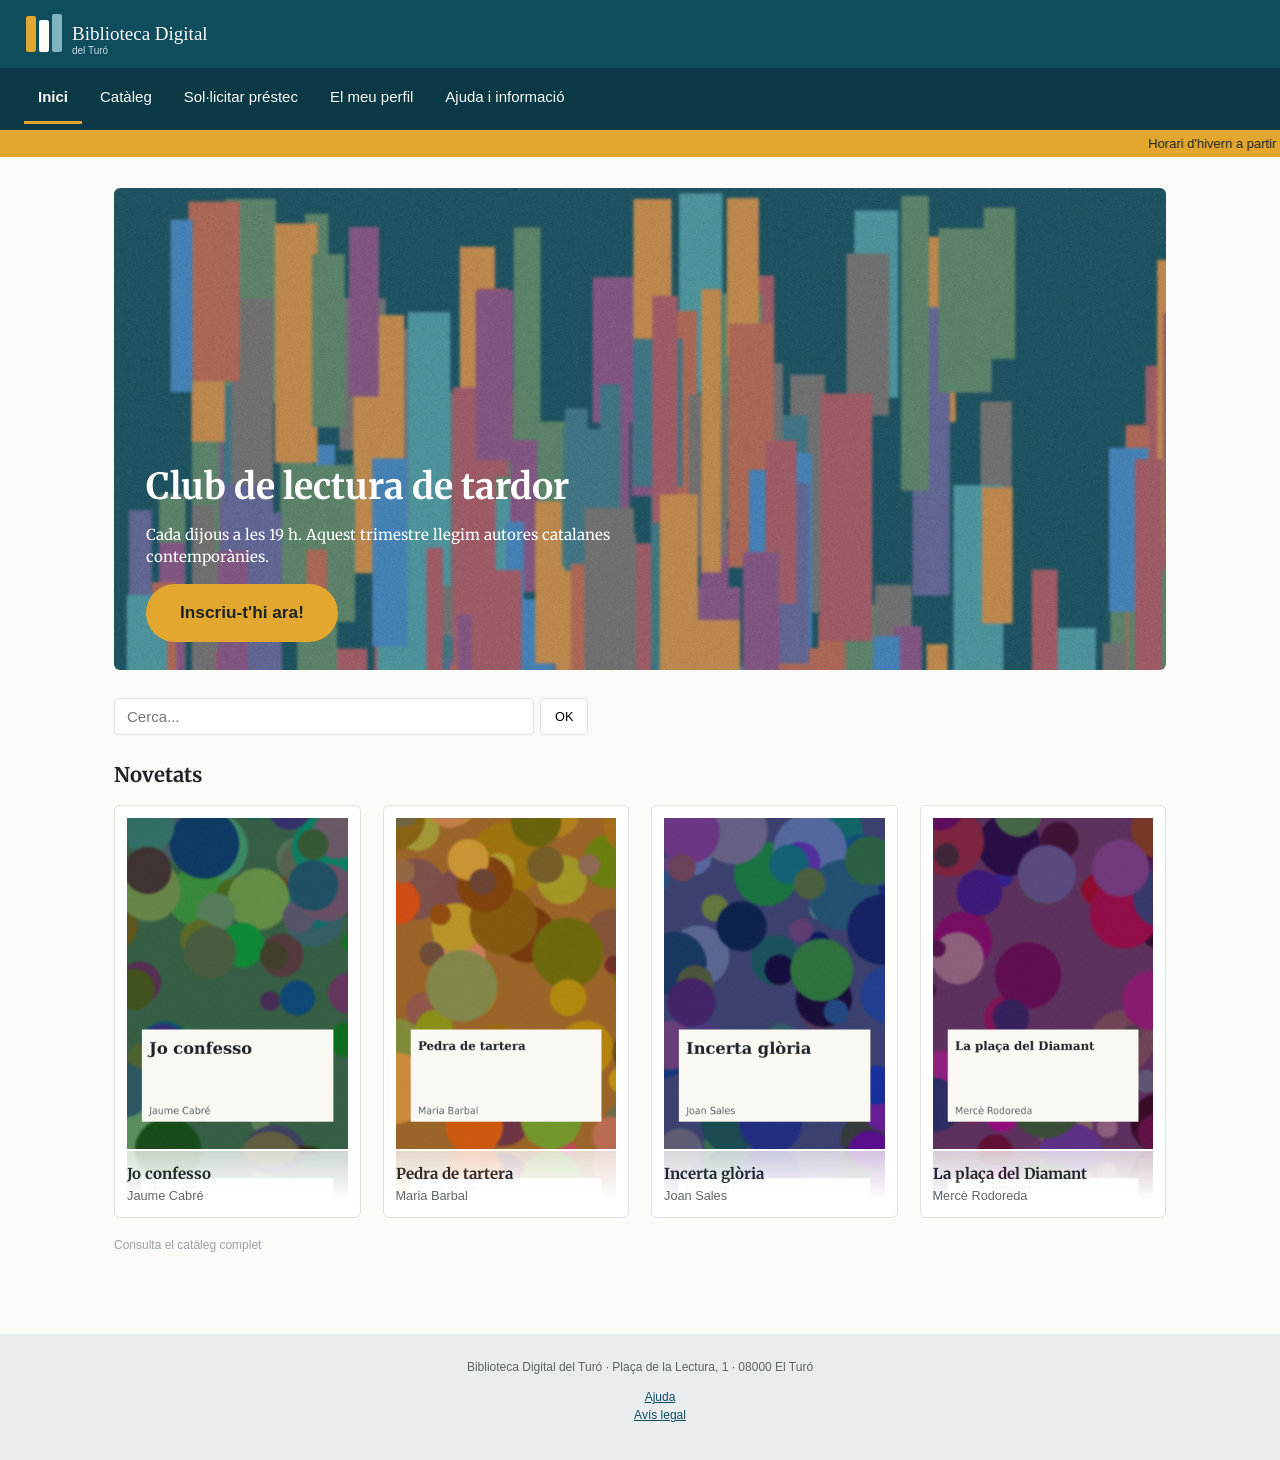
<file: index.html>
<!doctype html>
<html lang="ca">
  <head>
    <meta charset="utf-8" />
    <meta name="viewport" content="width=device-width, initial-scale=1" />
    <title>Inici</title>
    <link
      rel="stylesheet"
      href="https://fonts.googleapis.com/css2?family=Merriweather:wght@400;700"
    />
    <link rel="stylesheet" href="css/estils.css" />
    <script src="js/dades.js"></script>
    <script src="js/app.js"></script>
  </head>
  <body>
    <div class="capcalera">
      <a href="index.html"
        ><img src="img/logo.svg" alt="Biblioteca Digital del Turó"
      /></a>
      <button
        type="button"
        class="hamburguesa"
        id="obrir-menu"
        aria-expanded="false"
        aria-controls="menu"
      >
        ☰ Menú
      </button>
    </div>
    <nav class="menu" id="menu" aria-label="Principal">
      <ul>
        <li><a href="index.html" aria-current="page">Inici</a></li>
        <li><a href="cataleg.html">Catàleg</a></li>
        <li><a href="reserva.html">Sol·licitar préstec</a></li>
        <li><a href="perfil.html">El meu perfil</a></li>
        <li><a href="ajuda.html">Ajuda i informació</a></li>
      </ul>
    </nav>
    <marquee class="noticies">
      Horari d'hivern a partir de l'1 de desembre · Nou servei de préstec
      interbibliotecari · Club de lectura de tardor: places limitades
    </marquee>

    <main>
      <div class="hero">
        <img src="img/club-lectura.jpg" alt="" />
        <div class="text">
          <h1>Club de lectura de tardor</h1>
          <p>
            Cada dijous a les 19 h. Aquest trimestre llegim autores catalanes
            contemporànies.
          </p>
          <a class="btn-gran" href="#">Inscriu-t'hi ara!</a>
        </div>
      </div>

      <form id="cerca" class="cerca-inici">
        <input id="camp-cerca" type="text" placeholder="Cerca..." />
        <button>OK</button>
      </form>

      <h2>Novetats</h2>
      <div class="graella" id="novetats"></div>
      <p>
        <a class="enllac-discret" href="cataleg.html"
          >Consulta el catàleg complet</a
        >
      </p>
    </main>

    <footer>
      <center>
        Biblioteca Digital del Turó · Plaça de la Lectura, 1 · 08000 El Turó
        <ul>
          <div><a href="ajuda.html">Ajuda</a></div>
          <div><a href="#">Avís legal</a></div>
        </ul>
      </center>
    </footer>
  </body>
</html>
</file>
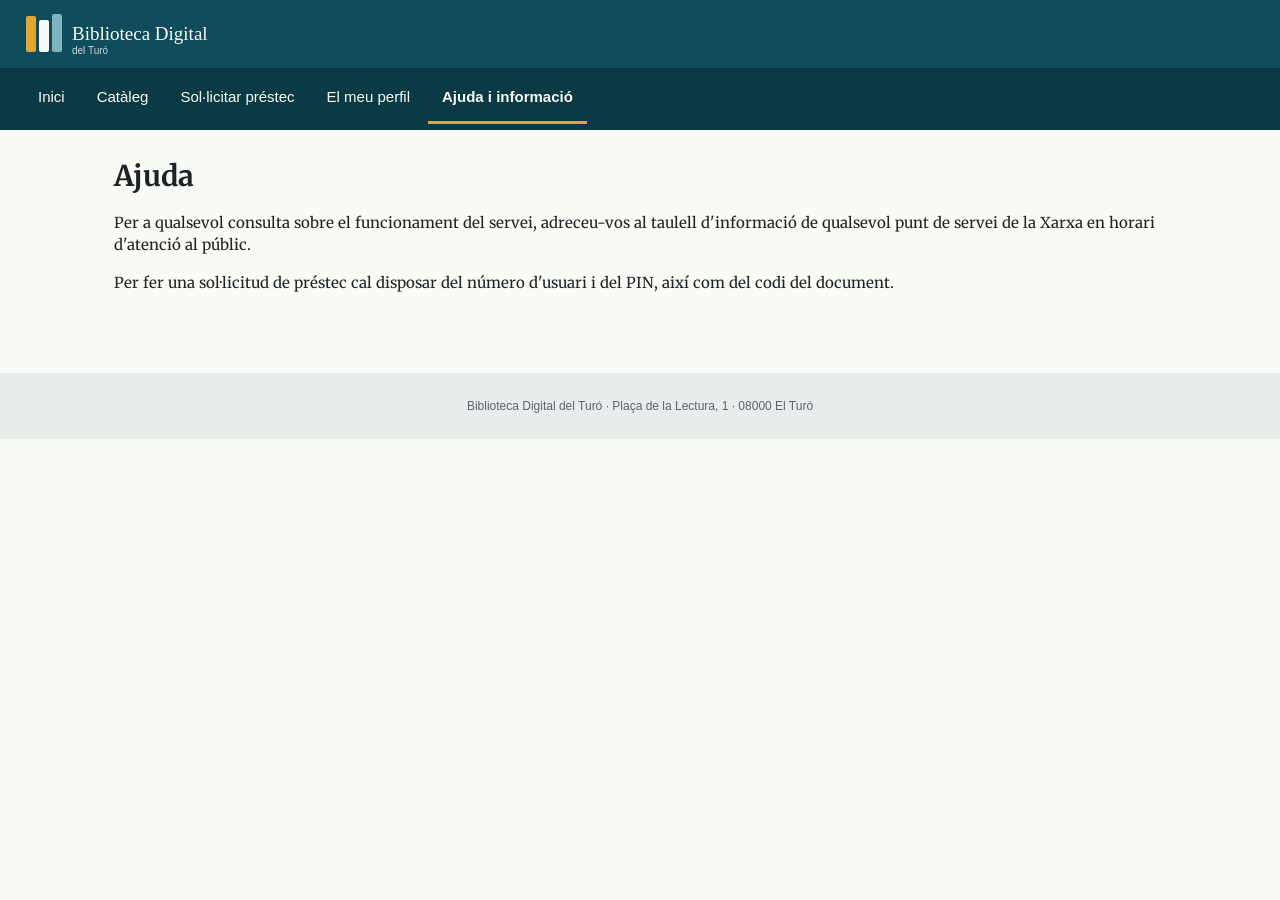
<file: ajuda.html>
<!doctype html>
<html lang="ca">
  <head>
    <meta charset="utf-8" />
    <meta name="viewport" content="width=device-width, initial-scale=1" />
    <title>Ajuda</title>
    <link
      rel="stylesheet"
      href="https://fonts.googleapis.com/css2?family=Merriweather:wght@400;700"
    />
    <link rel="stylesheet" href="css/estils.css" />
    <script src="js/dades.js"></script>
    <script src="js/app.js"></script>
  </head>
  <body>
    <div class="capcalera">
      <a href="index.html"
        ><img src="img/logo.svg" alt="Biblioteca Digital del Turó"
      /></a>
      <button
        type="button"
        class="hamburguesa"
        id="obrir-menu"
        aria-expanded="false"
        aria-controls="menu"
      >
        ☰ Menú
      </button>
    </div>
    <nav class="menu" id="menu" aria-label="Principal">
      <ul>
        <li><a href="index.html">Inici</a></li>
        <li><a href="cataleg.html">Catàleg</a></li>
        <li><a href="reserva.html">Sol·licitar préstec</a></li>
        <li><a href="perfil.html">El meu perfil</a></li>
        <li><a href="ajuda.html" aria-current="page">Ajuda i informació</a></li>
      </ul>
    </nav>
    <main>
      <h1>Ajuda</h1>
      <p>
        Per a qualsevol consulta sobre el funcionament del servei, adreceu-vos
        al taulell d'informació de qualsevol punt de servei de la Xarxa en
        horari d'atenció al públic.
      </p>
      <p>
        Per fer una sol·licitud de préstec cal disposar del número d'usuari i
        del PIN, així com del codi del document.
      </p>
    </main>
    <footer>
      <center>
        Biblioteca Digital del Turó · Plaça de la Lectura, 1 · 08000 El Turó
      </center>
    </footer>
  </body>
</html>
</file>
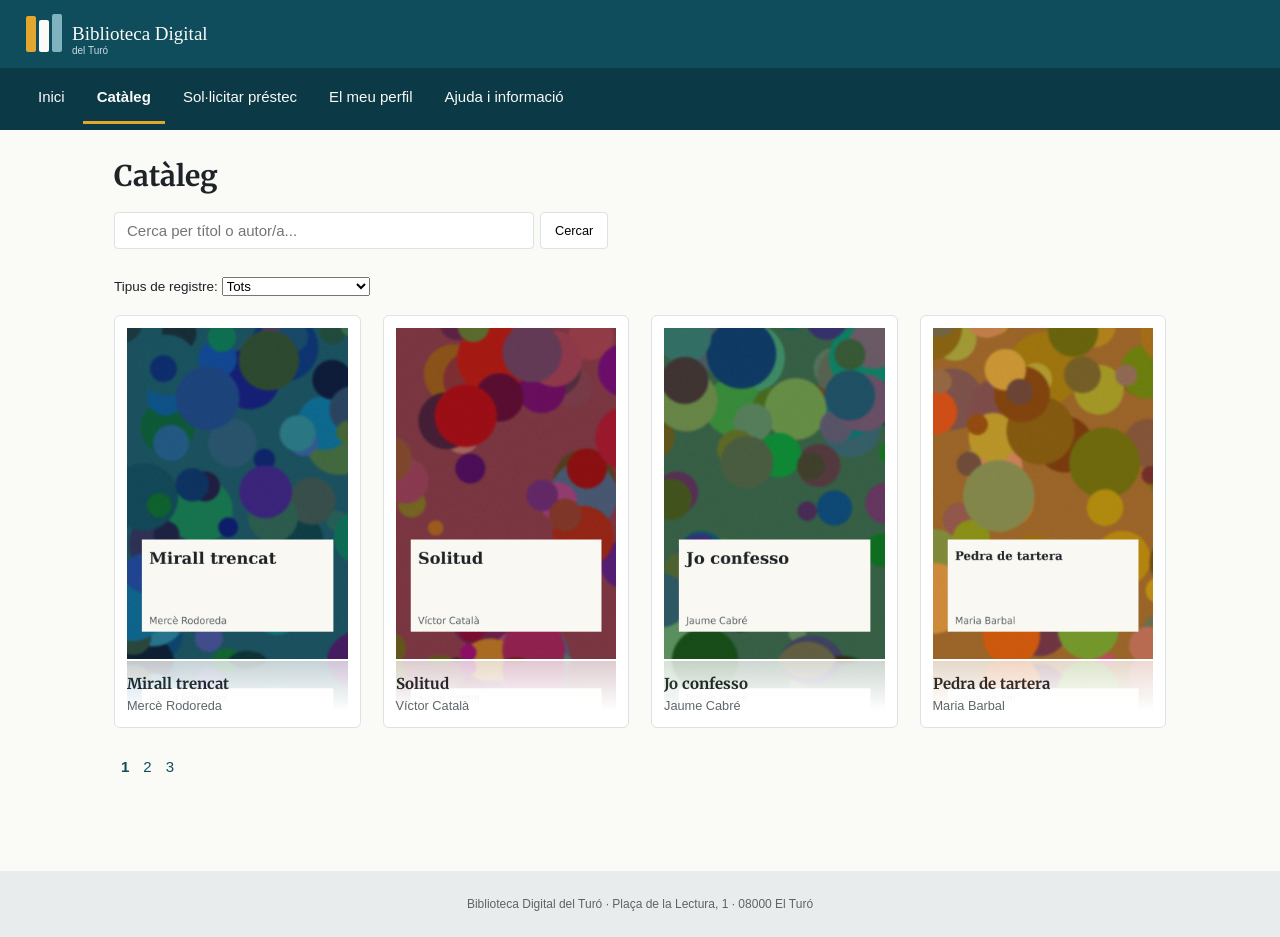
<file: cataleg.html>
<!doctype html>
<html lang="ca">
  <head>
    <meta charset="utf-8" />
    <meta name="viewport" content="width=device-width, initial-scale=1" />
    <title>Catàleg</title>
    <link
      rel="stylesheet"
      href="https://fonts.googleapis.com/css2?family=Merriweather:wght@400;700"
    />
    <link rel="stylesheet" href="css/estils.css" />
    <script src="js/dades.js"></script>
    <script src="js/app.js"></script>
  </head>
  <body>
    <div class="capcalera">
      <a href="index.html"
        ><img src="img/logo.svg" alt="Biblioteca Digital del Turó"
      /></a>
      <button
        type="button"
        class="hamburguesa"
        id="obrir-menu"
        aria-expanded="false"
        aria-controls="menu"
      >
        ☰ Menú
      </button>
    </div>
    <nav class="menu" id="menu" aria-label="Principal">
      <ul>
        <li><a href="index.html">Inici</a></li>
        <li><a href="cataleg.html" aria-current="page">Catàleg</a></li>
        <li><a href="reserva.html">Sol·licitar préstec</a></li>
        <li><a href="perfil.html">El meu perfil</a></li>
        <li><a href="ajuda.html">Ajuda i informació</a></li>
      </ul>
    </nav>

    <main>
      <h1>Catàleg</h1>
      <form id="form-opac" class="cerca-inici">
        <input
          id="cerca-opac"
          type="text"
          placeholder="Cerca per títol o autor/a..."
        />
        <button>Cercar</button>
      </form>
      <div class="filtres">
        Tipus de registre:
        <select>
          <option>Tots</option>
          <option>Monografies</option>
          <option>Publicacions en sèrie</option>
          <option>Material no llibre</option>
        </select>
      </div>
      <div class="graella" id="resultats"></div>
      <div class="paginacio" id="paginacio"></div>
    </main>

    <footer>
      <center>
        Biblioteca Digital del Turó · Plaça de la Lectura, 1 · 08000 El Turó
      </center>
    </footer>
  </body>
</html>
</file>
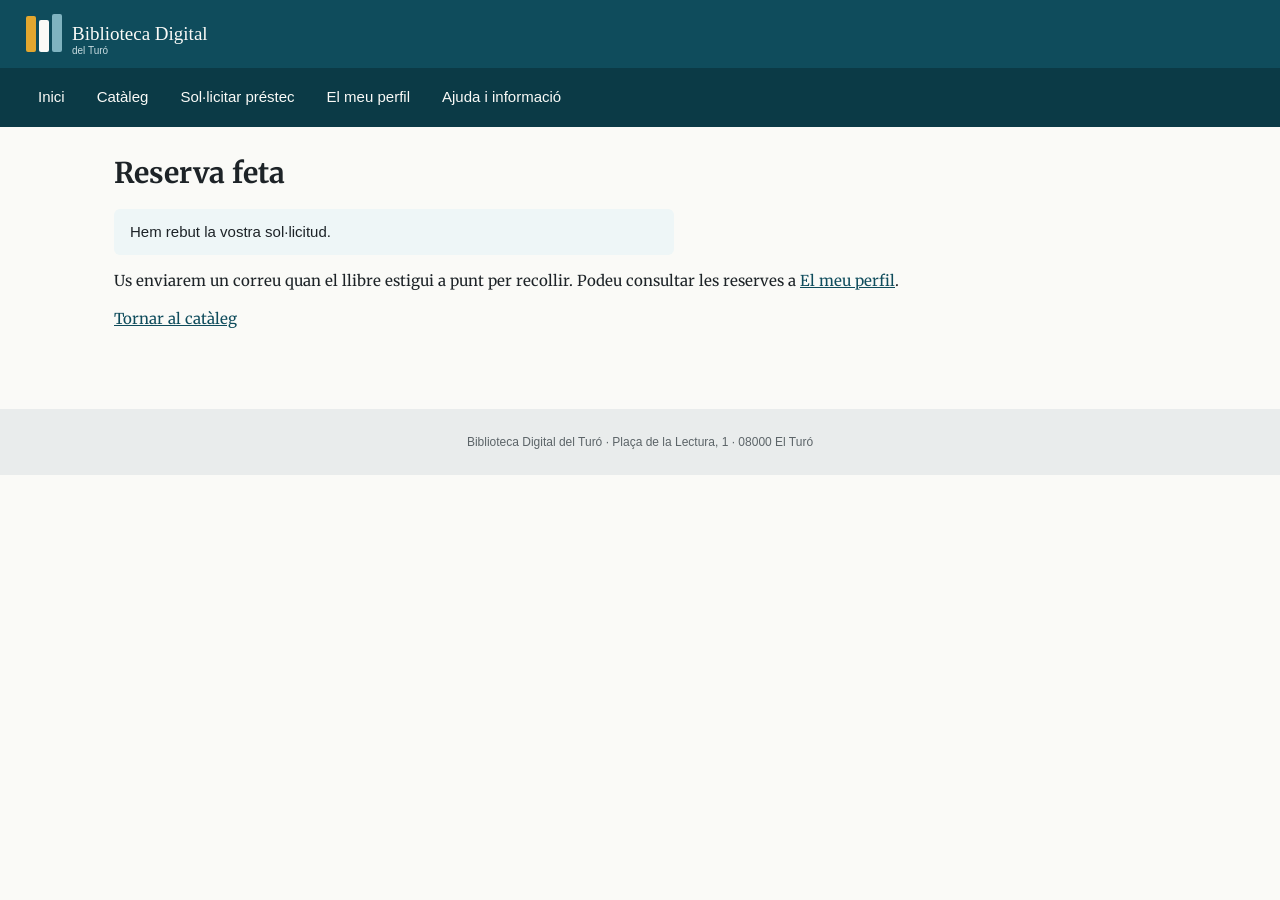
<file: confirmacio.html>
<!doctype html>
<html lang="ca">
  <head>
    <meta charset="utf-8" />
    <meta name="viewport" content="width=device-width, initial-scale=1" />
    <title>Reserva feta · Biblioteca Digital del Turó</title>
    <link
      rel="stylesheet"
      href="https://fonts.googleapis.com/css2?family=Merriweather:wght@400;700"
    />
    <link rel="stylesheet" href="css/estils.css" />
    <script src="js/dades.js"></script>
    <script src="js/app.js"></script>
  </head>
  <body>
    <div class="capcalera">
      <a href="index.html"
        ><img src="img/logo.svg" alt="Biblioteca Digital del Turó"
      /></a>
      <button
        type="button"
        class="hamburguesa"
        id="obrir-menu"
        aria-expanded="false"
        aria-controls="menu"
      >
        ☰ Menú
      </button>
    </div>
    <nav class="menu" id="menu" aria-label="Principal">
      <ul>
        <li><a href="index.html">Inici</a></li>
        <li><a href="cataleg.html">Catàleg</a></li>
        <li><a href="reserva.html">Sol·licitar préstec</a></li>
        <li><a href="perfil.html">El meu perfil</a></li>
        <li><a href="ajuda.html">Ajuda i informació</a></li>
      </ul>
    </nav>
    <main>
      <h1>Reserva feta</h1>
      <p class="llibre-triat" id="detall-reserva">
        Hem rebut la vostra sol·licitud.
      </p>
      <p>
        Us enviarem un correu quan el llibre estigui a punt per recollir. Podeu
        consultar les reserves a <a href="perfil.html">El meu perfil</a>.
      </p>
      <p><a href="cataleg.html">Tornar al catàleg</a></p>
    </main>
    <footer>
      <center>
        Biblioteca Digital del Turó · Plaça de la Lectura, 1 · 08000 El Turó
      </center>
    </footer>
  </body>
</html>
</file>
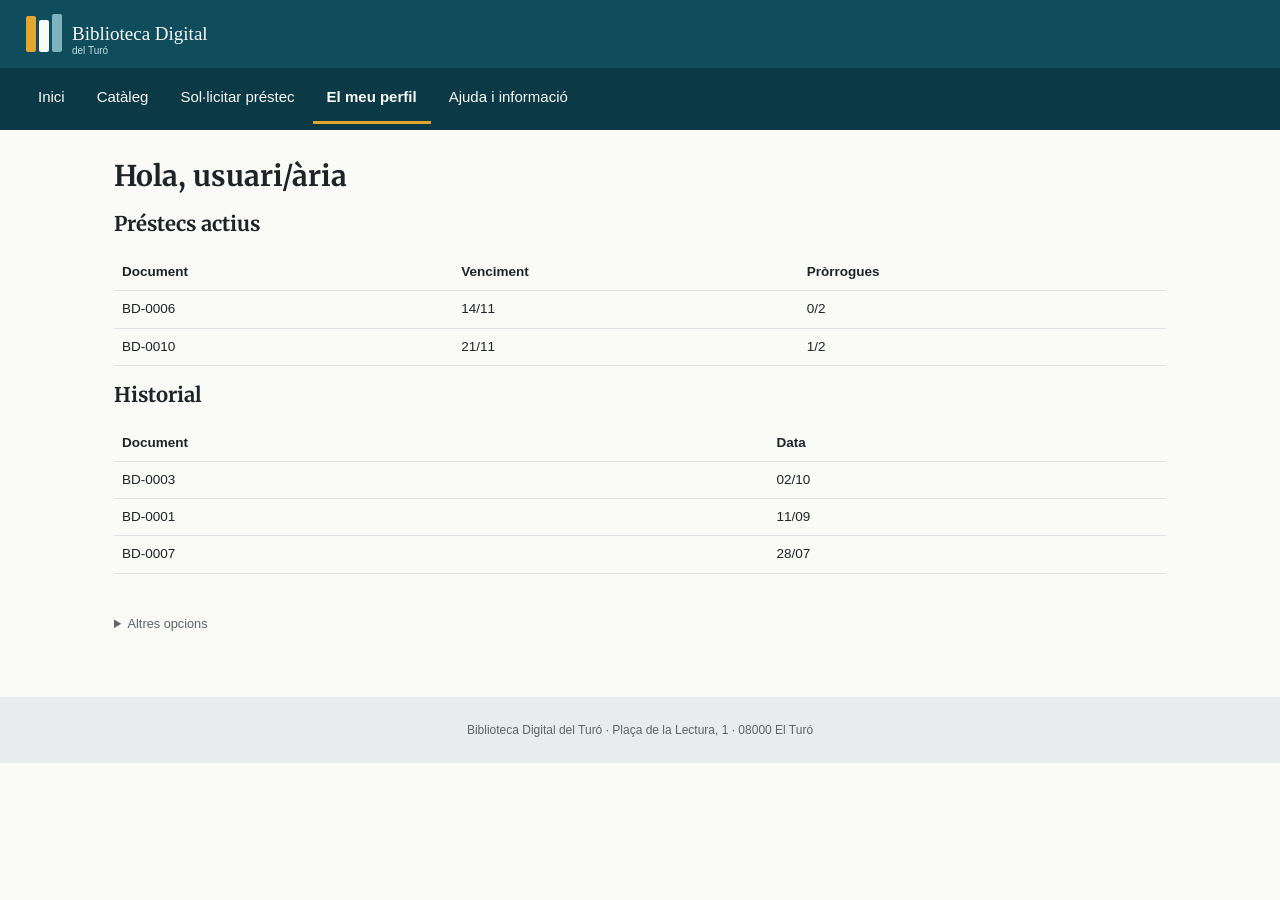
<file: perfil.html>
<!doctype html>
<html lang="ca">
  <head>
    <meta charset="utf-8" />
    <meta name="viewport" content="width=device-width, initial-scale=1" />
    <title>Compte</title>
    <link
      rel="stylesheet"
      href="https://fonts.googleapis.com/css2?family=Merriweather:wght@400;700"
    />
    <link rel="stylesheet" href="css/estils.css" />
    <script src="js/dades.js"></script>
    <script src="js/app.js"></script>
  </head>
  <body>
    <div class="capcalera">
      <a href="index.html"
        ><img src="img/logo.svg" alt="Biblioteca Digital del Turó"
      /></a>
      <button
        type="button"
        class="hamburguesa"
        id="obrir-menu"
        aria-expanded="false"
        aria-controls="menu"
      >
        ☰ Menú
      </button>
    </div>
    <nav class="menu" id="menu" aria-label="Principal">
      <ul>
        <li><a href="index.html">Inici</a></li>
        <li><a href="cataleg.html">Catàleg</a></li>
        <li><a href="reserva.html">Sol·licitar préstec</a></li>
        <li><a href="perfil.html" aria-current="page">El meu perfil</a></li>
        <li><a href="ajuda.html">Ajuda i informació</a></li>
      </ul>
    </nav>
    <main>
      <h1>Hola, usuari/ària</h1>
      <h2>Préstecs actius</h2>
      <table class="dades">
        <tr>
          <th>Document</th>
          <th>Venciment</th>
          <th>Pròrrogues</th>
        </tr>
        <tr>
          <td>BD-0006</td>
          <td>14/11</td>
          <td>0/2</td>
        </tr>
        <tr>
          <td>BD-0010</td>
          <td>21/11</td>
          <td>1/2</td>
        </tr>
      </table>
      <h2>Historial</h2>
      <table class="dades">
        <tr>
          <th>Document</th>
          <th>Data</th>
        </tr>
        <tr>
          <td>BD-0003</td>
          <td>02/10</td>
        </tr>
        <tr>
          <td>BD-0001</td>
          <td>11/09</td>
        </tr>
        <tr>
          <td>BD-0007</td>
          <td>28/07</td>
        </tr>
      </table>
      <details>
        <summary>Altres opcions</summary>
        <div class="preferencies">
          <h3>Preferències de lectura</h3>
          <label><input type="checkbox" id="pref-lletra" /> Lletra gran</label>
          <label
            ><input type="checkbox" id="pref-contrast" /> Contrast alt</label
          >
          <label><input type="checkbox" id="pref-fosc" /> Mode fosc</label>
          <button type="button" id="aplicar-preferencies">D'acord</button>
        </div>
      </details>
    </main>
    <footer>
      <center>
        Biblioteca Digital del Turó · Plaça de la Lectura, 1 · 08000 El Turó
      </center>
    </footer>
  </body>
</html>
</file>
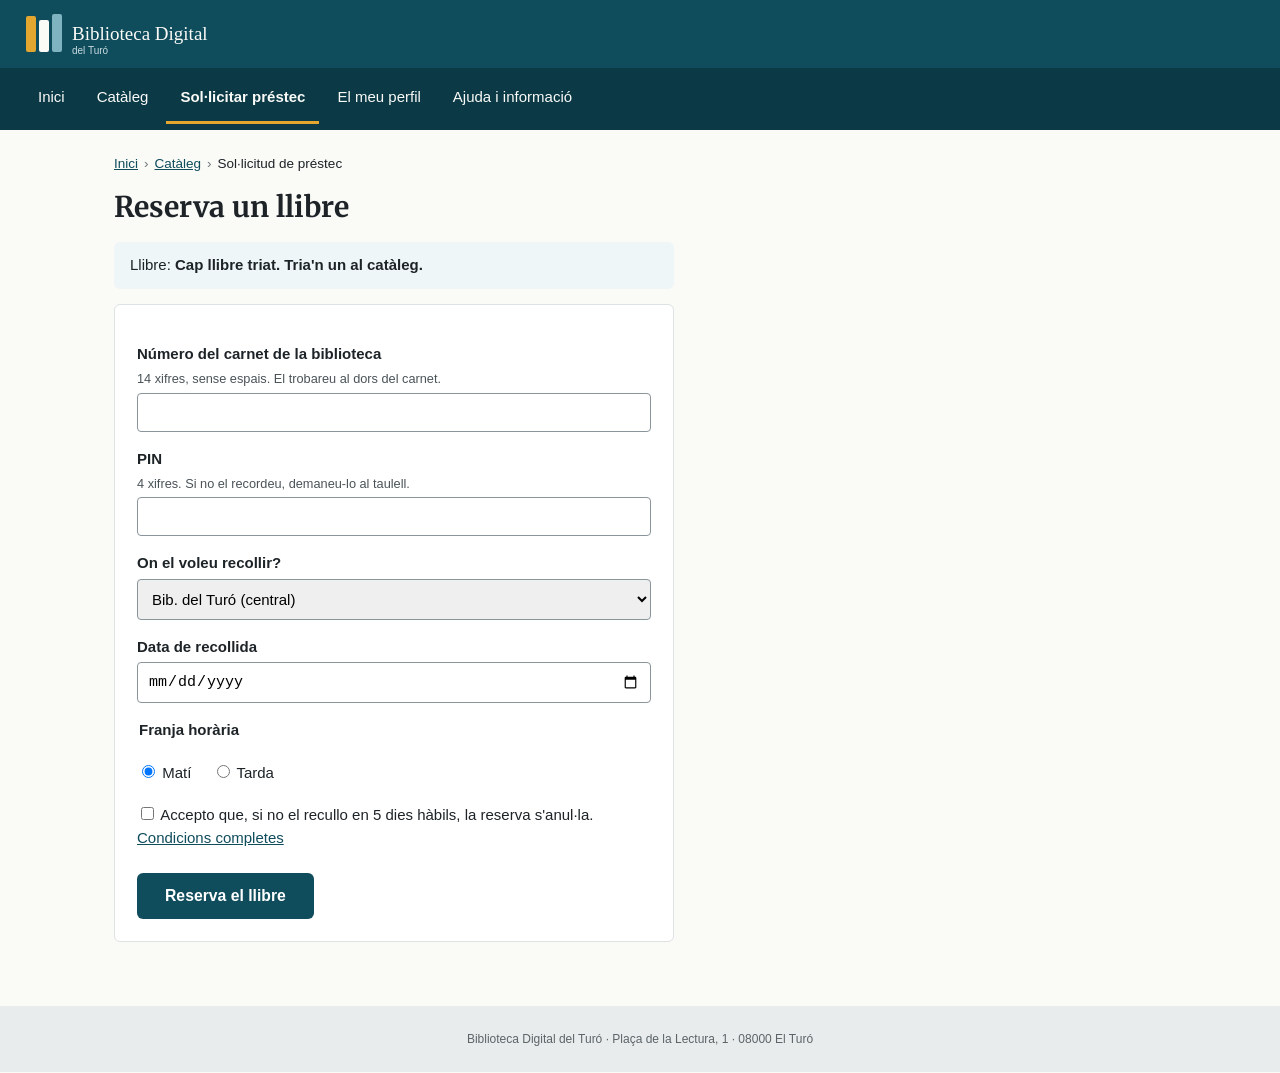
<file: reserva.html>
<!doctype html>
<html lang="ca">
  <head>
    <meta charset="utf-8" />
    <meta name="viewport" content="width=device-width, initial-scale=1" />
    <title>Circulació</title>
    <link
      rel="stylesheet"
      href="https://fonts.googleapis.com/css2?family=Merriweather:wght@400;700"
    />
    <link rel="stylesheet" href="css/estils.css" />
    <script src="js/dades.js"></script>
    <script src="js/app.js"></script>
  </head>
  <body>
    <div class="capcalera">
      <a href="index.html"
        ><img src="img/logo.svg" alt="Biblioteca Digital del Turó"
      /></a>
      <button
        type="button"
        class="hamburguesa"
        id="obrir-menu"
        aria-expanded="false"
        aria-controls="menu"
      >
        ☰ Menú
      </button>
    </div>
    <nav class="menu" id="menu" aria-label="Principal">
      <ul>
        <li><a href="index.html">Inici</a></li>
        <li><a href="cataleg.html">Catàleg</a></li>
        <li>
          <a href="reserva.html" aria-current="page">Sol·licitar préstec</a>
        </li>
        <li><a href="perfil.html">El meu perfil</a></li>
        <li><a href="ajuda.html">Ajuda i informació</a></li>
      </ul>
    </nav>
    <main>
      <nav class="molles" aria-label="Sou aquí">
        <ol>
          <li><a href="index.html">Inici</a></li>
          <li><a href="cataleg.html">Catàleg</a></li>
          <li aria-current="page">Sol·licitud de préstec</li>
        </ol>
      </nav>
      <h1>Reserva un llibre</h1>
      <p class="llibre-triat">Llibre: <strong id="llibre-reserva">—</strong></p>

      <form class="form-reserva" action="confirmacio.html" method="get">
        <input type="hidden" id="document" name="document" />

        <label for="carnet">Número del carnet de la biblioteca</label>
        <p class="ajuda" id="ajuda-carnet">
          14 xifres, sense espais. El trobareu al dors del carnet.
        </p>
        <input
          type="text"
          id="carnet"
          required
          inputmode="numeric"
          pattern="[0-9]{14}"
          maxlength="14"
          autocomplete="off"
          aria-describedby="ajuda-carnet"
        />

        <label for="pin">PIN</label>
        <p class="ajuda" id="ajuda-pin">
          4 xifres. Si no el recordeu, demaneu-lo al taulell.
        </p>
        <input
          type="password"
          id="pin"
          required
          inputmode="numeric"
          pattern="[0-9]{4}"
          maxlength="4"
          aria-describedby="ajuda-pin"
        />

        <label for="punt-recollida">On el voleu recollir?</label>
        <select id="punt-recollida" name="recollida" required>
          <option value="Bib. del Turó (central)" selected>
            Bib. del Turó (central)
          </option>
          <option>Bib. Ca l'Oliveres</option>
          <option>Bib. Can Comas</option>
          <option>Bib. Can Fabra</option>
          <option>Bib. Can Pujades</option>
          <option>Bib. Els Pins</option>
          <option>Bib. Est</option>
          <option>Bib. Font Vella</option>
          <option>Bib. La Riera</option>
          <option>Bib. Les Moreres</option>
          <option>Bib. Nord</option>
          <option>Bib. Oest</option>
          <option>Bib. Sant Pere</option>
          <option>Bib. Sud</option>
          <option>Bibliobús 1</option>
          <option>Bibliobús 2</option>
          <option>Bibliobús 3</option>
          <option>Punt de lectura Mercat</option>
        </select>

        <label for="data">Data de recollida</label>
        <input type="date" id="data" name="data" required />

        <fieldset>
          <legend>Franja horària</legend>
          <label class="opcio"
            ><input type="radio" name="franja" value="mati" checked />
            Matí</label
          >
          <label class="opcio"
            ><input type="radio" name="franja" value="tarda" /> Tarda</label
          >
        </fieldset>

        <label class="opcio"
          ><input type="checkbox" name="condicions" required />
          Accepto que, si no el recullo en 5 dies hàbils, la reserva s'anul·la.
          <a href="ajuda.html">Condicions completes</a></label
        >

        <button type="submit" class="btn-principal">Reserva el llibre</button>
      </form>
    </main>

    <footer>
      <center>
        Biblioteca Digital del Turó · Plaça de la Lectura, 1 · 08000 El Turó
      </center>
    </footer>
  </body>
</html>
</file>
<file: css/estils.css>
/* Biblioteca Digital del Turó - full d'estils */
:root {
  --tinta: #1d2327;
  --paper: #fafaf7;
  --verd: #0f4c5c;
  --ocre: #e3a72f;
  --gris: #9aa3a8;
  --linia: #dde2e4;
}
* {
  box-sizing: border-box;
}
html {
  font-size: 15px;
}
body {
  margin: 0;
  font-family: "Merriweather", Georgia, serif;
  color: var(--tinta);
  background: var(--paper);
  line-height: 1.5;
}
a {
  color: var(--verd);
}
::-webkit-scrollbar {
  width: 14px;
  background: #e9ecec;
}
::-webkit-scrollbar-thumb {
  background: var(--verd);
  border-radius: 7px;
}

/* capçalera */
.capcalera {
  background: var(--verd);
  color: var(--paper);
  display: flex;
  align-items: center;
  justify-content: space-between;
  padding: 10px 24px;
}
.capcalera img {
  display: block;
}
.hamburguesa {
  font-size: 26px;
  cursor: pointer;
  padding: 2px 8px;
  user-select: none;
}
.menu {
  display: none;
  background: #0b3a46;
  padding: 6px 24px;
}
.menu.obert {
  display: block;
}
.menu ul {
  list-style: none;
  margin: 0;
  padding: 0;
  display: flex;
  gap: 4px;
  flex-wrap: wrap;
}
.menu a {
  color: var(--paper);
  text-decoration: none;
  font-size: 12px;
  padding: 2px 6px;
  font-family: Arial, sans-serif;
}
.menu a:hover {
  text-decoration: underline;
}
.ajuda-cap {
  color: var(--paper);
  font-family: Arial, sans-serif;
  font-size: 12px;
}
.noticies {
  background: var(--ocre);
  color: var(--tinta);
  font-family: Arial, sans-serif;
  font-size: 13px;
  padding: 4px 0;
}

/* contingut */
main {
  max-width: 1100px;
  margin: 0 auto;
  padding: 24px;
}
h1,
h2,
h3 {
  font-weight: 700;
  line-height: 1.25;
}
h1 {
  font-size: 1.9rem;
  margin: 0.2em 0 0.6em;
}
h2 {
  font-size: 1.35rem;
}
.hero {
  position: relative;
  border-radius: 6px;
  overflow: hidden;
  margin-bottom: 28px;
}
.hero img {
  width: 100%;
  display: block;
}
.hero .text {
  position: absolute;
  left: 32px;
  bottom: 28px;
  color: #fff;
  max-width: 520px;
}
.hero .text h1 {
  font-size: 2.4rem;
  margin: 0 0 12px;
}
.btn-gran {
  display: inline-block;
  background: var(--ocre);
  color: var(--tinta);
  font-family: Arial, sans-serif;
  font-weight: 700;
  font-size: 1.15rem;
  padding: 16px 34px;
  border-radius: 40px;
  border: 0;
  cursor: pointer;
  text-decoration: none;
}
.enllac-discret {
  color: var(--gris);
  font-family: Arial, sans-serif;
  font-size: 0.8rem;
  text-decoration: none;
}
.cerca-inici {
  display: flex;
  gap: 6px;
  margin: 10px 0 28px;
}
.cerca-inici input {
  flex: 1;
  max-width: 420px;
  padding: 9px 12px;
  border: 1px solid var(--linia);
  border-radius: 4px;
  font-size: 1rem;
}
.cerca-inici button {
  padding: 9px 14px;
  border: 1px solid var(--linia);
  background: #fff;
  border-radius: 4px;
  font-size: 0.85rem;
}

/* graella de llibres */
.graella {
  display: grid;
  grid-template-columns: repeat(auto-fill, minmax(200px, 1fr));
  gap: 22px;
}
.targeta {
  background: #fff;
  border: 1px solid var(--linia);
  border-radius: 6px;
  padding: 12px;
  cursor: pointer;
  transition: transform 0.2s;
}
.targeta:hover {
  transform: translateY(-3px);
}
.targeta img {
  width: 100%;
  -webkit-box-reflect: below 2px
    linear-gradient(transparent 85%, rgba(0, 0, 0, 0.25));
}
.targeta h3 {
  font-size: 1rem;
  margin: 10px 0 2px;
}
.targeta p {
  margin: 0;
  color: #5c6468;
  font-family: Arial, sans-serif;
  font-size: 0.85rem;
}
.paginacio {
  margin: 26px 0;
  font-family: Arial, sans-serif;
}
.paginacio span {
  display: inline-block;
  padding: 2px 7px;
  cursor: pointer;
  color: var(--verd);
}
.paginacio span.actual {
  font-weight: 700;
}
.filtres {
  font-family: Arial, sans-serif;
  font-size: 0.9rem;
  margin-bottom: 18px;
}

/* fitxa */
.fitxa {
  display: grid;
  grid-template-columns: 320px 1fr;
  gap: 34px;
}
.fitxa img {
  width: 100%;
  border-radius: 4px;
}
.punt {
  display: inline-block;
  width: 12px;
  height: 12px;
  border-radius: 50%;
  vertical-align: middle;
}
.punt.si {
  background: #2e9e44;
}
.punt.no {
  background: #d33b2c;
}
.estrelles {
  color: #e3a72f;
  font-size: 1.2rem;
}
.btn-compartir {
  display: inline-block;
  background: #3b5998;
  color: #fff;
  font-family: Arial, sans-serif;
  font-weight: 700;
  padding: 14px 28px;
  border-radius: 6px;
  margin-right: 10px;
  border: 0;
  font-size: 1rem;
}
.btn-desitjos {
  background: #e3a72f;
  color: #1d2327;
}
.codi {
  font-family: Arial, sans-serif;
  font-size: 0.72rem;
  color: var(--gris);
}

/* reserva */
.pas {
  display: none;
  background: #fff;
  border: 1px solid var(--linia);
  border-radius: 6px;
  padding: 22px;
  max-width: 560px;
}
.pas.visible {
  display: block;
}
.pas label {
  display: block;
  font-family: Arial, sans-serif;
  font-size: 0.9rem;
  margin: 12px 0 4px;
}
.pas input[type="text"],
.pas input[type="password"],
.pas input[type="date"],
.pas select {
  width: 100%;
  padding: 8px;
  border: 1px solid var(--linia);
  border-radius: 4px;
  font-size: 1rem;
}
.pas button {
  margin-top: 18px;
  background: var(--verd);
  color: #fff;
  border: 0;
  padding: 10px 18px;
  border-radius: 4px;
  font-size: 0.95rem;
}
.condicions {
  height: 140px;
  overflow: auto;
  border: 1px solid var(--linia);
  padding: 10px;
  font-size: 0.8rem;
  font-family: Arial, sans-serif;
}

/* perfil */
table.dades {
  border-collapse: collapse;
  width: 100%;
  font-family: Arial, sans-serif;
  font-size: 0.9rem;
}
table.dades td,
table.dades th {
  border-bottom: 1px solid var(--linia);
  padding: 8px;
  text-align: left;
}
details {
  margin-top: 40px;
  font-family: Arial, sans-serif;
  font-size: 0.85rem;
  color: #5c6468;
}
.preferencies label {
  display: block;
  margin: 8px 0;
}
.preferencies button {
  font-size: 0.75rem;
  padding: 2px 8px;
}
body.lletra-gran {
  font-size: 1.25rem;
}
body.contrast {
  background: #000;
  color: #fff;
}
body.fosc {
  background: #1b1f22;
  color: #e8e8e8;
}

/* peu */
footer {
  background: #e9ecec;
  padding: 24px;
  font-family: Arial, sans-serif;
  font-size: 0.8rem;
  color: #5c6468;
  margin-top: 40px;
}

/* A1 · Enllaços del menú més grans i pàgina actual */
.menu a {
  display: inline-block;
  font-size: 1rem;
  padding: 12px 14px;
  min-height: 44px;
}
.menu a[aria-current="page"] {
  font-weight: 700;
  border-bottom: 3px solid var(--ocre);
}

/* A2 · Menú visible a l'ordinador i botó només al mòbil */
.hamburguesa {
  background: none;
  border: 2px solid var(--paper);
  border-radius: 6px;
  color: var(--paper);
  font-size: 1rem;
  padding: 8px 14px;
  min-height: 44px;
  cursor: pointer;
}
@media (min-width: 48em) {
  .hamburguesa {
    display: none;
  }
  .menu {
    display: block;
  }
}

/* A4 · Focus visible */
:focus-visible {
  outline: 3px solid #1a5fb4;
  outline-offset: 2px;
}

/* A5 · Formulari de reserva en una pàgina */
.form-reserva {
  background: #fff;
  border: 1px solid var(--linia);
  border-radius: 6px;
  padding: 22px;
  max-width: 560px;
  font-family: Arial, sans-serif;
}
.form-reserva label {
  display: block;
  font-weight: 700;
  margin: 16px 0 4px;
}
.form-reserva .ajuda {
  margin: 0 0 4px;
  font-size: 0.85rem;
  color: #4a5358;
}
.form-reserva input[type="text"],
.form-reserva input[type="password"],
.form-reserva input[type="date"],
.form-reserva select {
  width: 100%;
  padding: 10px;
  border: 1px solid #8a959b;
  border-radius: 4px;
  font-size: 1rem;
}
.form-reserva input:user-invalid {
  border-color: #c62828;
  background: #fff5f5;
}
.form-reserva fieldset {
  border: 0;
  padding: 0;
  margin: 16px 0 0;
}
.form-reserva legend {
  font-weight: 700;
  margin-bottom: 4px;
}
.form-reserva .opcio {
  display: inline-block;
  margin-right: 16px;
  font-weight: 400;
}
.btn-principal {
  display: inline-block;
  margin-top: 20px;
  background: var(--verd);
  color: #fff;
  border: 0;
  padding: 14px 28px;
  border-radius: 6px;
  font-size: 1.05rem;
  font-weight: 700;
  cursor: pointer;
}
.llibre-triat {
  font-family: Arial, sans-serif;
  background: #eef6f7;
  border-radius: 6px;
  padding: 12px 16px;
  max-width: 560px;
}

/* A3 · Molles de pa (breadcrumbs) */
.molles ol {
  list-style: none;
  display: flex;
  flex-wrap: wrap;
  gap: 6px;
  padding: 0;
  margin: 0 0 16px;
  font-family: Arial, sans-serif;
  font-size: 0.9rem;
}
.molles li + li::before {
  content: "›";
  margin-right: 6px;
  color: #6b7479;
}
.molles a {
  color: var(--verd);
}

/* B1 · Targetes com a enllaç */
a.targeta {
  display: block;
  color: inherit;
  text-decoration: none;
}

/* Contrast alt del focus dins del menú fosc */
.menu :focus-visible {
  outline-color: var(--ocre);
}
</file>
